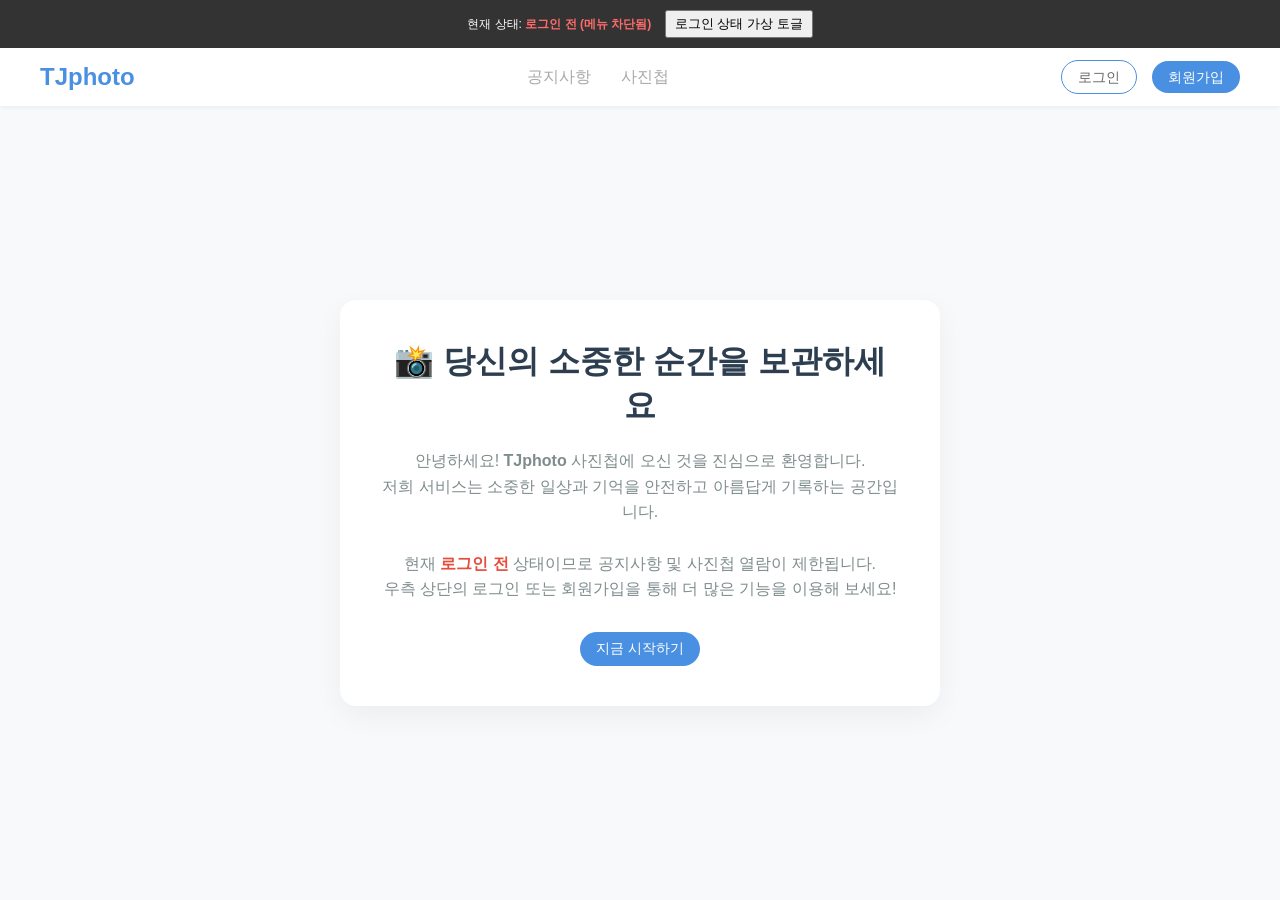
<file: photo/src/main/resources/templates/index.html>
<!DOCTYPE html>
<html lang="ko">
<head>
    <meta charset="UTF-8">
    <meta name="viewport" content="width=device-width, initial-scale=1.0">
    <title>추억 저장소 - TJphoto</title>
    <style>
        /* 기본 스타일 리셋 */
        * { margin: 0; padding: 0; box-sizing: border-box; font-family: 'Segoe UI', Tahoma, Geneva, Verdana, sans-serif; }
        body { background-color: #f8f9fa; color: #333; min-height: 100vh; display: flex; flex-direction: column; }

        /* 헤더 네비게이션 바 */
        header {
            display: flex;
            justify-content: space-between;
            align-items: center;
            padding: 15px 40px;
            background-color: #ffffff;
            box-shadow: 0 2px 4px rgba(0,0,0,0.05);
        }
        .logo { font-size: 24px; font-weight: bold; color: #4a90e2; cursor: pointer; }
        
        /* 중앙 메뉴 */
        .nav-menu { display: flex; list-style: none; gap: 30px; }
        .nav-menu a { text-decoration: none; color: #555; font-weight: 500; transition: color 0.2s; }
        .nav-menu a:hover { color: #4a90e2; }
        
        /* 우측 상단 회원 메뉴 */
        .auth-menu { display: flex; list-style: none; gap: 15px; align-items: center; }
        .auth-menu a { text-decoration: none; color: #666; font-size: 14px; }
        .btn-auth { padding: 8px 16px; border-radius: 20px; text-decoration: none; font-size: 14px; font-weight: 500; }
        .btn-login { background-color: transparent; color: #4a90e2; border: 1px solid #4a90e2; }
        .btn-login:hover { background-color: #f0f7ff; }
        .btn-signup { background-color: #4a90e2; color: white !important; }
        .btn-signup:hover { background-color: #357abd; }

        /* 메인 콘텐츠 영역 */
        main { flex: 1; display: flex; justify-content: center; align-items: center; padding: 40px; }
        
        /* 로그인 전: 환영 인사말 카드 */
        .welcome-container { text-align: center; max-width: 600px; padding: 40px; background: white; border-radius: 16px; box-shadow: 0 10px 30px rgba(0,0,0,0.05); }
        .welcome-container h1 { font-size: 32px; color: #2c3e50; margin-bottom: 20px; }
        .welcome-container p { font-size: 16px; color: #7f8c8d; line-height: 1.6; margin-bottom: 30px; }
        
        /* 접근 제한 경고 스타일 (HTML 미리 비활성화 설정용 속성) */
        .disabled-menu { opacity: 0.5; cursor: not-allowed !important; pointer-events: none; }
        
        /* [테스트용 데모 콘솔] 로그인 상태를 토글해볼 수 있는 버튼 바 */
        .demo-bar { background: #333; color: white; padding: 10px; text-align: center; font-size: 12px; }
        .demo-bar button { margin-left: 10px; padding: 3px 8px; cursor: pointer; }
    </style>
</head>
<body>

    <!-- 개발 확인용 데모 바 (실제 서비스 시 삭제 가능) -->
    <div class="demo-bar">
        현재 상태: <span id="status-text" style="color: #ff6b6b; font-weight: bold;">로그인 전 (메뉴 차단됨)</span>
        <button onclick="toggleLogin()">로그인 상태 가상 토글</button>
    </div>

    <!-- 헤더 영역 -->
    <header>
        <div class="logo">TJphoto</div>
        
        <!-- 중앙 메뉴: 로그인 전에는 볼 수 없도록 기본값으로 'disabled-menu' 클래스 부여 -->
        <ul class="nav-menu">
            <li><a href="#notice" class="auth-required disabled-menu" onclick="alert('로그인이 필요한 서비스입니다.'); return false;">공지사항</a></li>
            <li><a href="#gallery" class="auth-required disabled-menu" onclick="alert('로그인이 필요한 서비스입니다.'); return false;">사진첩</a></li>
        </ul>
        
        <!-- 우측 상단 회원 메뉴 -->
        <ul class="auth-menu">
            <li><a href="#login" class="btn-auth btn-login">로그인</a></li>
            <li><a href="#signup" class="btn-auth btn-signup">회원가입</a></li>
        </ul>
    </header>

    <!-- 메인 콘텐츠 영역 (화면 가운데 정렬) -->
    <main>
        <!-- 로그인 전 노출되는 친절한 인사말 카드 -->
        <div class="welcome-container" id="welcome-message">
            <h1>📸 당신의 소중한 순간을 보관하세요</h1>
            <p>
                안녕하세요! <strong>TJphoto</strong> 사진첩에 오신 것을 진심으로 환영합니다.<br>
                저희 서비스는 소중한 일상과 기억을 안전하고 아름답게 기록하는 공간입니다.<br><br>
                현재 <span style="color: #e74c3c; font-weight: bold;">로그인 전</span> 상태이므로 공지사항 및 사진첩 열람이 제한됩니다.<br>
                우측 상단의 로그인 또는 회원가입을 통해 더 많은 기능을 이용해 보세요!
            </p>
            <a href="#login" class="btn-auth btn-signup" style="display: inline-block;">지금 시작하기</a>
        </div>
    </main>

    <script>
        // 간단한 로그인 상태 토글 함수 (프론트엔드 제어 시각화용)
        let isLoggedIn = false;

        function toggleLogin() {
            isLoggedIn = !isLoggedIn;
            const statusText = document.getElementById('status-text');
            const welcomeMsg = document.getElementById('welcome-message');
            const menuItems = document.querySelectorAll('.auth-required');

            if (isLoggedIn) {
                // 로그인 성공 시 설정 변경
                statusText.innerText = "로그인 완료 (메뉴 활성화)";
                statusText.style.color = "#2ecc71";
                welcomeMsg.innerHTML = "<h1>👋 환영합니다, 회원님!</h1><p>이제 상단 메뉴를 통해 공지사항과 사진첩을 자유롭게 이용하실 수 있습니다.</p>";
                
                // 메뉴 차단 해제 및 onclick 경고 제거
                menuItems.forEach(item => {
                    item.classList.remove('disabled-menu');
                    item.removeAttribute('onclick');
                });
            } else {
                // 로그아웃 시 다시 초기 차단 상태로 복구
                location.reload();
            }
        }
    </script>
</body>
</html>
</file>
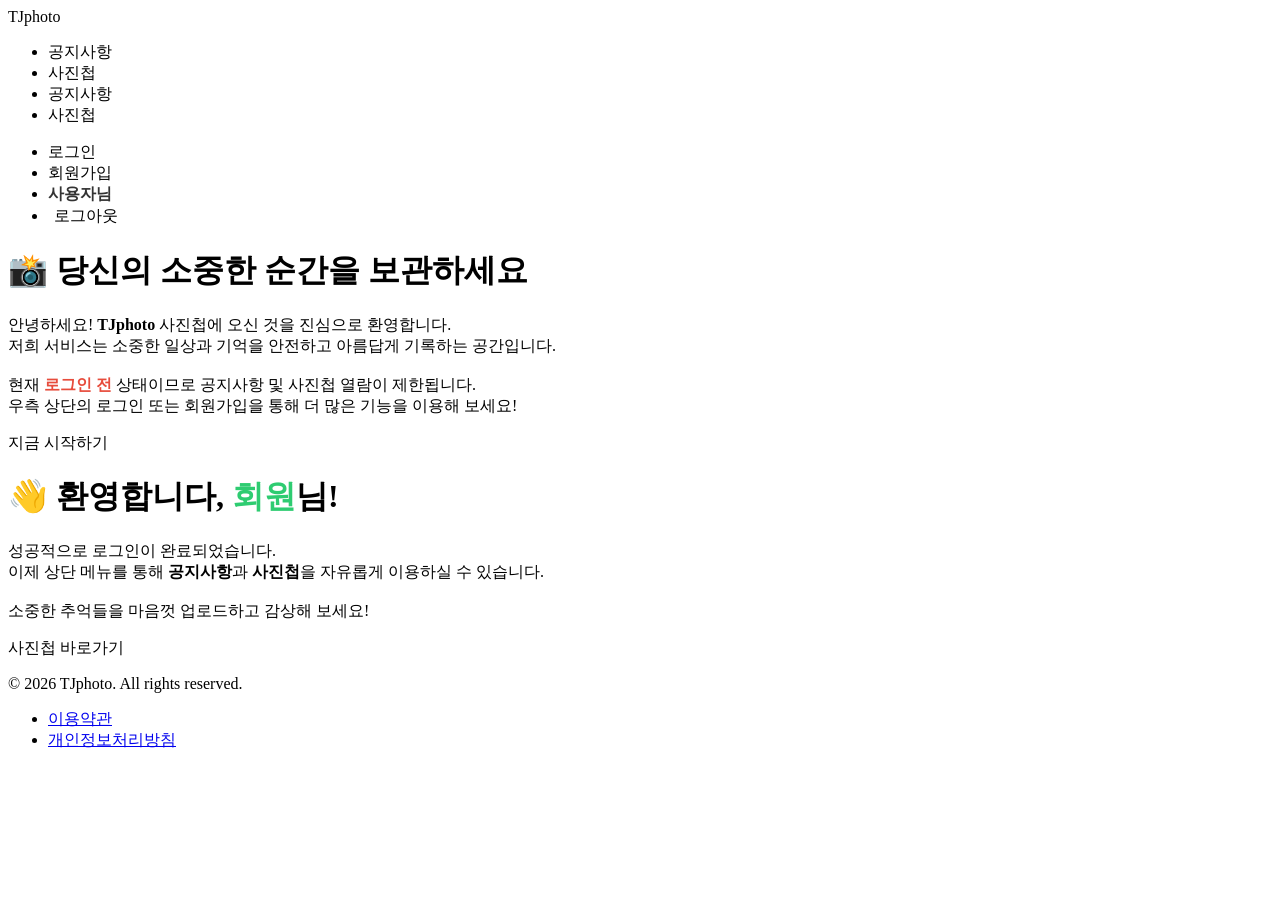
<file: photo/src/main/resources/templates/main/index.html>
<!DOCTYPE html>
<!-- 1. 시큐리티 네임스페이스(xmlns:sec)를 반드시 추가해야 sec: 태그가 작동합니다 -->
<html lang="ko" xmlns:th="http://thymeleaf.org"
                xmlns:sec="http://thymeleaf.org/extras/spring-security">
<head>
    <meta charset="UTF-8">
    <meta name="viewport" content="width=device-width, initial-scale=1.0">
    <title>추억 저장소 - TJphoto</title>
    <!-- 외부 공통 스타일시트 연결 -->
    <link rel="stylesheet" th:href="@{/css/style.css}">
</head>
<body>

    <!-- 가상 로그인 테스트 바 제거 (실제 서버 세션으로 구동되므로 불필요) -->

    <!-- 1. HEADER -->
    <div id="header-container">
        <header>
            <div class="logo" th:onclick="location.href='/'">TJphoto</div>
            
            <ul class="nav-menu">
                <!-- [비로그인 상태] 메뉴 차단 및 알림창 -->
                <li sec:authorize="isAnonymous()">
                    <a th:href="@{/notice}" class="auth-required disabled-menu" onclick="alert('로그인이 필요한 서비스입니다.'); return false;">공지사항</a>
                </li>
                <li sec:authorize="isAnonymous()">
                    <a th:href="@{/gallery}" class="auth-required disabled-menu" onclick="alert('로그인이 필요한 서비스입니다.'); return false;">사진첩</a>
                </li>

                <!-- [로그인 상태] 메뉴 활성화 -->
                <li sec:authorize="isAuthenticated()">
                    <a th:href="@{/notice}">공지사항</a>
                </li>
                <li sec:authorize="isAuthenticated()">
                    <a th:href="@{/gallery}">사진첩</a>
                </li>
            </ul>
            
            <ul class="auth-menu">
                <!-- [비로그인 상태] 로그인 / 회원가입 버튼 -->
                <li sec:authorize="isAnonymous()"><a th:href="@{/login}" class="btn-auth btn-login">로그인</a></li>
                <li sec:authorize="isAnonymous()"><a th:href="@{/join}" class="btn-auth btn-signup">회원가입</a></li>
                
                <!-- [로그인 상태] 마이페이지 / 로그아웃 버튼 -->
                <li sec:authorize="isAuthenticated()">
                    <span style="margin-right: 15px; color: #333; font-weight: bold;">
                        <span sec:authentication="name">사용자</span>님
                    </span>
                </li>
                <li sec:authorize="isAuthenticated()">
                    <form th:action="@{/logout}" method="post" style="display: inline;">
                        <button type="submit" class="btn-auth btn-login" style="background: none; border: none; cursor: pointer; font: inherit;">로그아웃</button>
                    </form>
                </li>
            </ul>
        </header>
    </div>

    <!-- 2. MAIN CONTENTS -->
    <main>
        <!-- [비로그인 상태] 메인 메시지 -->
        <div class="welcome-container" id="welcome-message" sec:authorize="isAnonymous()">
            <h1>📸 당신의 소중한 순간을 보관하세요</h1>
            <p>
                안녕하세요! <strong>TJphoto</strong> 사진첩에 오신 것을 진심으로 환영합니다.<br>
                저희 서비스는 소중한 일상과 기억을 안전하고 아름답게 기록하는 공간입니다.<br><br>
                현재 <span style="color: #e74c3c; font-weight: bold;">로그인 전</span> 상태이므로 공지사항 및 사진첩 열람이 제한됩니다.<br>
                우측 상단의 로그인 또는 회원가입을 통해 더 많은 기능을 이용해 보세요!
            </p>
            <a th:href="@{/login}" class="btn-auth btn-signup" style="display: inline-block;">지금 시작하기</a>
        </div>

        <!-- [로그인 상태] 메인 메시지 분기 처리 -->
        <div class="welcome-container" id="welcome-message" sec:authorize="isAuthenticated()">
            <h1>👋 환영합니다, <span sec:authentication="name" style="color: #2ecc71;">회원</span>님!</h1>
            <p>
                성공적으로 로그인이 완료되었습니다.<br>
                이제 상단 메뉴를 통해 <strong>공지사항</strong>과 <strong>사진첩</strong>을 자유롭게 이용하실 수 있습니다.<br><br>
                소중한 추억들을 마음껏 업로드하고 감상해 보세요!
            </p>
            <a th:href="@{/gallery}" class="btn-auth btn-signup" style="display: inline-block;">사진첩 바로가기</a>
        </div>
    </main>

    <!-- 3. FOOTER -->
    <div id="footer-container">
        <footer>
            <div class="footer-content">
                <p>&copy; 2026 TJphoto. All rights reserved.</p>
                <ul class="footer-links">
                    <li><a href="#terms">이용약관</a></li>
                    <li><a href="#privacy">개인정보처리방침</a></li>
                </ul>
            </div>
        </footer>
    </div>

    <!-- 가상 상태 제어 스크립트 제거 (서버가 동적 제어하므로 자바스크립트 불필요) -->
</body>
</html>
</file>
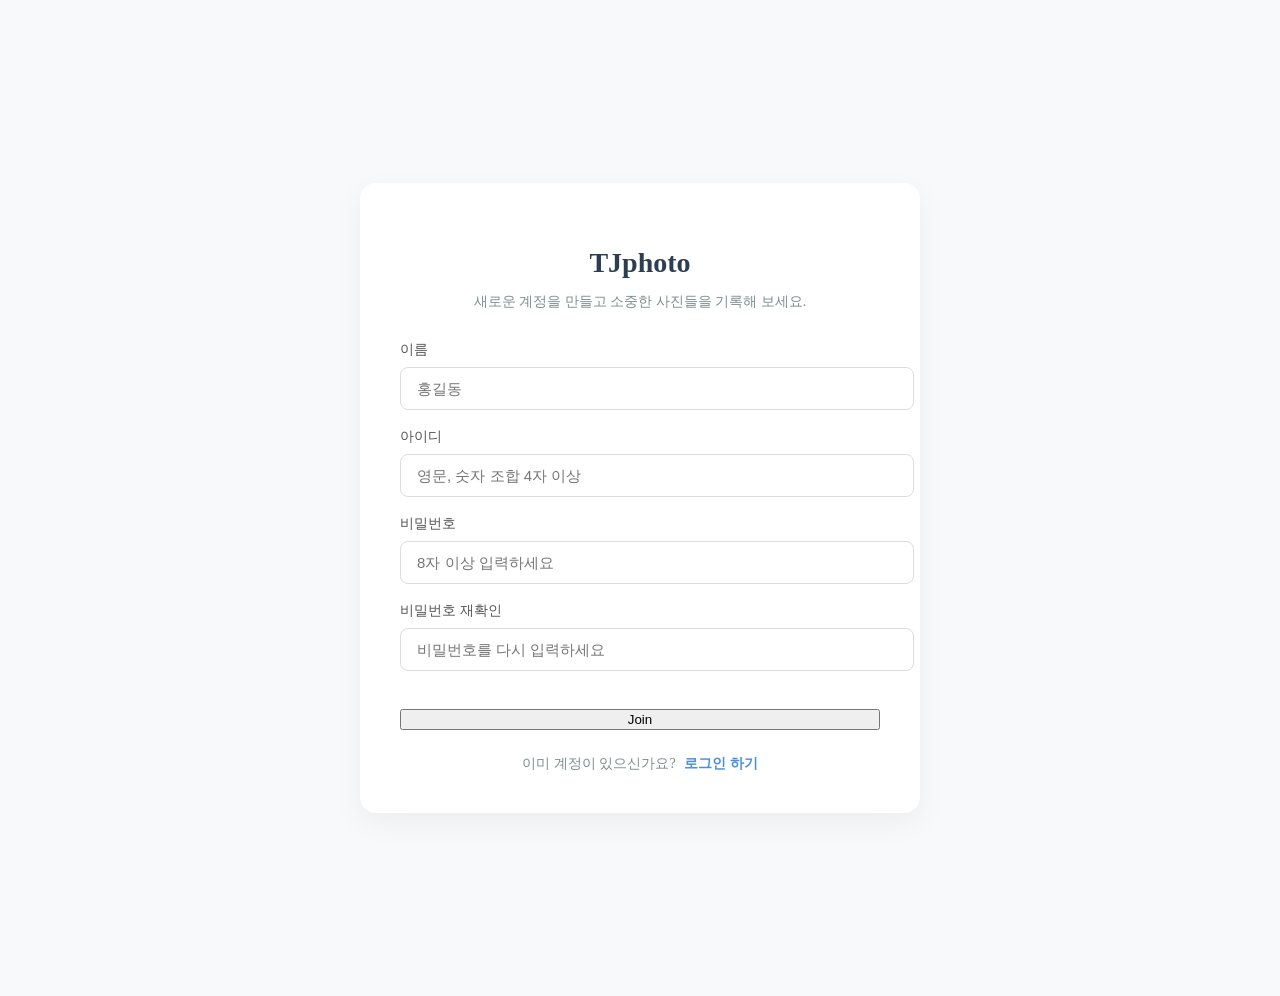
<file: photo/src/main/resources/templates/login/join.html>
<!DOCTYPE html>
<html lang="ko" xmlns:th="http://thymeleaf.org">
<head>
    <meta charset="UTF-8">
    <meta name="viewport" content="width=device-width, initial-scale=1.0">
    <title>회원가입 - TJphoto</title>
    <!-- 공통 스타일시트 연결 -->
    <link rel="stylesheet" th:href="@{/css/style.css}">
    <style>
        /* 회원가입 페이지 전용 스타일 */
        .signup-body {
            background-color: #f8f9fa;
            min-height: 100vh;
            display: flex;
            justify-content: center;
            align-items: center;
            padding: 40px 20px;
        }

        .signup-card {
            background: #ffffff;
            padding: 40px;
            border-radius: 16px;
            box-shadow: 0 10px 30px rgba(0, 0, 0, 0.05);
            width: 100%;
            max-width: 480px;
            text-align: center;
        }

        .signup-header h2 {
            font-size: 28px;
            color: #2c3e50;
            margin-bottom: 10px;
            font-weight: 700;
        }

        .signup-header p {
            color: #7f8c8d;
            font-size: 14px;
            margin-bottom: 30px;
        }

        /* 입력 폼 스타일 */
        .input-group {
            text-align: left;
            margin-bottom: 18px;
        }

        .input-group label {
            display: block;
            font-size: 14px;
            color: #555;
            margin-bottom: 8px;
            font-weight: 500;
        }

        .input-field {
            width: 100%;
            padding: 12px 16px;
            border: 1px solid #ddd;
            border-radius: 8px;
            font-size: 15px;
            transition: all 0.2s;
            outline: none;
        }

        .input-field:focus {
            border-color: #4a90e2;
            box-shadow: 0 0 0 3px rgba(74, 144, 226, 0.1);
        }

        /* 약관 동의 체크박스 */
        .terms-group {
            text-align: left;
            font-size: 13px;
            color: #666;
            margin: 25px 0;
            background-color: #fdfdfd;
            padding: 12px;
            border-radius: 6px;
            border: 1px solid #f0f0f0;
        }

        .terms-group input[type="checkbox"] {
            margin-right: 6px;
            accent-color: #4a90e2;
        }

        /* 가입 버튼 */
        .btn-submit {
            width: 100%;
            padding: 14px;
            background-color: #4a90e2;
            color: white;
            border: none;
            border-radius: 8px;
            font-size: 16px;
            font-weight: 600;
            cursor: pointer;
            transition: background-color 0.2s;
        }

        .btn-submit:hover {
            background-color: #357abd;
        }

        /* 로그인 이동 링크 */
        .login-hint {
            margin-top: 25px;
            font-size: 14px;
            color: #7f8c8d;
        }

        .login-hint a {
            color: #4a90e2;
            text-decoration: none;
            font-weight: 600;
            margin-left: 5px;
        }

        .login-hint a:hover {
            text-decoration: underline;
        }

        /* 실시간 비밀번호 일치 메시지용 스타일 */
        .msg-text {
            font-size: 12px;
            margin-top: 5px;
            display: none;
        }
    </style>
</head>
<body class="signup-body">

    <div class="signup-card">
        <!-- 상단 타이틀 -->
        <div class="signup-header">
            <h2 onclick="location.href='/'" style="cursor: pointer;">TJphoto</h2>
            <p>새로운 계정을 만들고 소중한 사진들을 기록해 보세요.</p>
        </div>

<!-- 1. 반드시 기존의 가장 바깥쪽 감싸는 디자인 div 태그(예: <div class="container"> 등)가 있었다면 그대로 유지해 주세요! -->

    <!-- 꼭 기존에 전체 화면을 감싸고 있던 div 태그 구조가 있다면 그 안에 넣어주세요! -->
    <form th:action="@{/join}" method="POST" onsubmit="return validateForm()">
        
        <!-- 1. 이름 입력 -->
        <div class="input-group">
            <label for="name">이름</label>
            <input type="text" id="name" name="name" class="input-field" placeholder="홍길동" required>
        </div>

        <!-- 2. 아이디 입력 -->
        <div class="input-group">
            <label for="username">아이디</label>
            <input type="text" id="username" name="username" class="input-field" placeholder="영문, 숫자 조합 4자 이상" required>
        </div>

        <!-- 3. 비밀번호 입력 -->
        <div class="input-group">
            <label for="password">비밀번호</label>
            <input type="password" id="password" name="password" class="input-field" placeholder="8자 이상 입력하세요" required oninput="checkPasswordMatch()">
        </div>

        <!-- 4. 비밀번호 재확인 입력 -->
        <div class="input-group">
            <label for="passwordConfirm">비밀번호 재확인</label>
            <input type="password" id="passwordConfirm" class="input-field" placeholder="비밀번호를 다시 입력하세요" required oninput="checkPasswordMatch()">
        </div>

        <!-- 큼직한 가입 버튼 (텍스트를 확실하게 Join으로 지정) -->
        <button type="submit" class="btn-auth btn-signup" style="width: 100%; margin-top: 20px;">Join</button>
    </form>



        <!-- 하단 로그인 링크 -->
        <div class="login-hint">
            이미 계정이 있으신가요? <a th:href="@{/login}">로그인 하기</a>
        </div>
    </div>

    <script>
        // 비밀번호 실시간 체크 스크립트
        function checkPasswordMatch() {
            const password = document.getElementById('password').value;
            const confirmPassword = document.getElementById('confirm-password').value;
            const msgElement = document.getElementById('password-msg');
            
            if(!confirmPassword) {
                msgElement.style.display = 'none';
                return;
            }

            msgElement.style.display = 'block';
            if (password === confirmPassword) {
                msgElement.innerText = "✓ 비밀번호가 일치합니다.";
                msgElement.style.color = "#2ecc71";
            } else {
                msgElement.innerText = "✕ 비밀번호가 일치하지 않습니다.";
                msgElement.style.color = "#e74c3c";
            }
        }

        // 제출 시 최종 비밀번호 체크 검증
        function validateForm() {
            const password = document.getElementById('password').value;
            const confirmPassword = document.getElementById('confirm-password').value;
            
            if (password !== confirmPassword) {
                alert('비밀번호가 일치하지 않습니다. 다시 확인해 주세요.');
                return false;
            }
            return true;
        }
    </script>
</body>
</html>
</file>
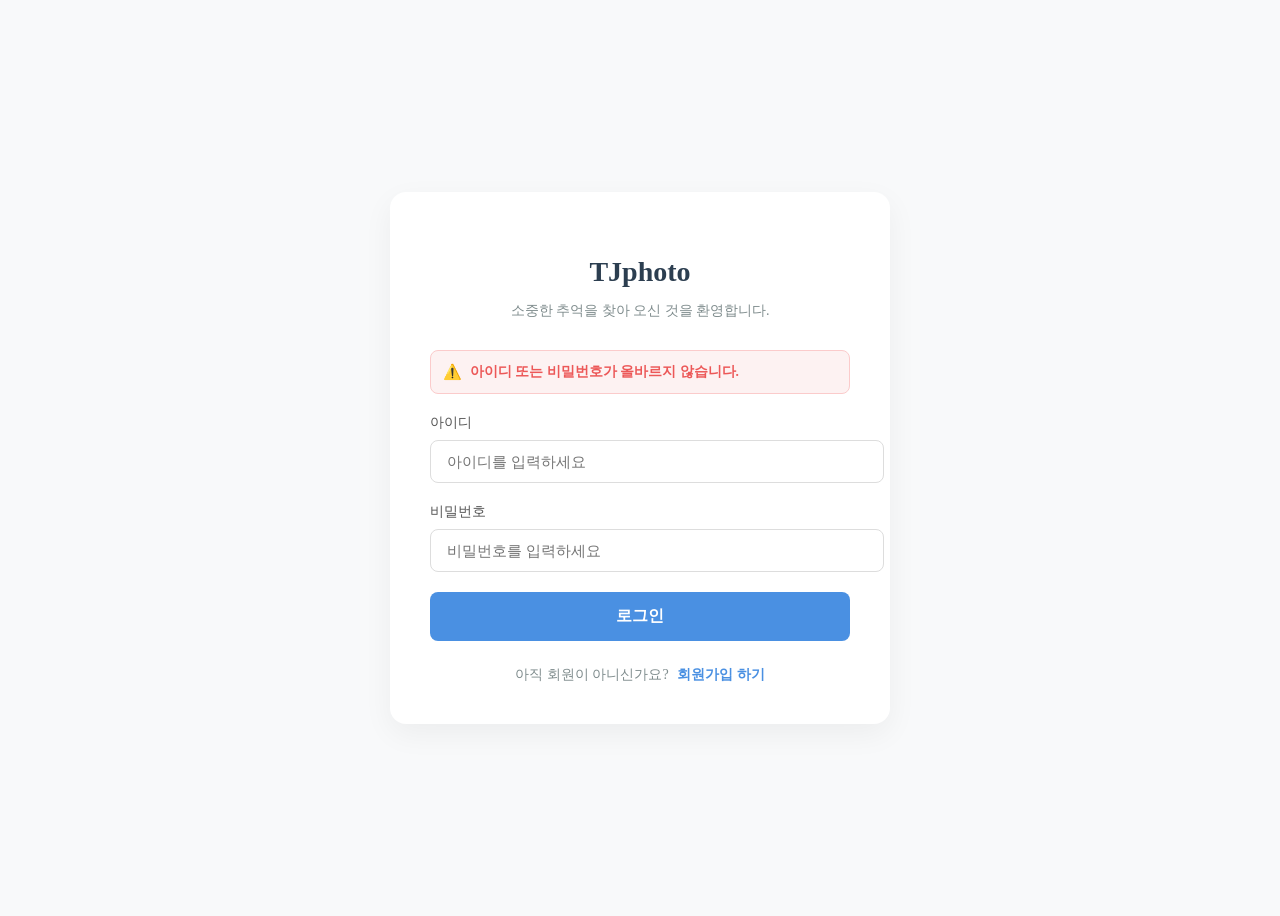
<file: photo/src/main/resources/templates/login/login.html>
<!DOCTYPE html>
<html lang="ko" xmlns:th="http://www.thymeleaf.org">
<head>
    <meta charset="UTF-8">
    <meta name="viewport" content="width=device-width, initial-scale=1.0">
    <title>로그인 - TJphoto</title>
    <link rel="stylesheet" th:href="@{/css/style.css}">
    <style>
        .login-body { background-color: #f8f9fa; min-height: 100vh; display: flex; justify-content: center; align-items: center; }
        .login-card { background: #ffffff; padding: 40px; border-radius: 16px; box-shadow: 0 10px 30px rgba(0, 0, 0, 0.05); width: 100%; max-width: 420px; text-align: center; }
        .login-header h2 { font-size: 28px; color: #2c3e50; margin-bottom: 10px; font-weight: 700; }
        .login-header p { color: #7f8c8d; font-size: 14px; margin-bottom: 30px; }
        .input-group { text-align: left; margin-bottom: 20px; }
        .input-group label { display: block; font-size: 14px; color: #555; margin-bottom: 8px; font-weight: 500; }
        .input-field { width: 100%; padding: 12px 16px; border: 1px solid #ddd; border-radius: 8px; font-size: 15px; transition: all 0.2s; outline: none; }
        .input-field:focus { border-color: #4a90e2; box-shadow: 0 0 0 3px rgba(74, 144, 226, 0.1); }
        .login-options { display: flex; justify-content: space-between; align-items: center; font-size: 13px; color: #666; margin-bottom: 30px; }
        .login-options input[type="checkbox"] { margin-right: 5px; accent-color: #4a90e2; }
        .find-link { color: #7f8c8d; text-decoration: none; }
        .find-link:hover { color: #4a90e2; text-decoration: underline; }
        .btn-submit { width: 100%; padding: 14px; background-color: #4a90e2; color: white; border: none; border-radius: 8px; font-size: 16px; font-weight: 600; cursor: pointer; transition: background-color 0.2s; }
        .btn-submit:hover { background-color: #357abd; }
        .signup-hint { margin-top: 25px; font-size: 14px; color: #7f8c8d; }
        .signup-hint a { color: #4a90e2; text-decoration: none; font-weight: 600; margin-left: 5px; }
        .signup-hint a:hover { text-decoration: underline; }

        /* [추가] 로그인 실패 에러 메시지 전용 스타일 설정 */
        .error-box {
            background-color: #fdf2f2;
            color: #ec5858;
            border: 1px solid #fbcbcb;
            padding: 12px;
            border-radius: 8px;
            font-size: 13.5px;
            font-weight: 600;
            margin-bottom: 20px;
            text-align: left;
            display: flex;
            align-items: center;
        }
        .error-box::before {
            content: "⚠️";
            margin-right: 8px;
            font-size: 15px;
        }
    </style>
</head>
<body class="login-body">

    <div class="login-card">
        <div class="login-header">
            <h2 onclick="location.href='/'" style="cursor: pointer;">TJphoto</h2>
            <p>소중한 추억을 찾아 오신 것을 환영합니다.</p>
        </div>
        
        <form th:action="@{/login-process}" method="POST">
            
            <!-- [핵심 수정] 로그인 실패 시 자동으로 생성되는 ?error 주소를 감지해 빨간 경고창 출력 -->
            <div th:if="${param.error}" class="error-box">
                아이디 또는 비밀번호가 올바르지 않습니다.
            </div>
            
            <!-- 아이디 입력 상자 -->
            <div class="input-group">
                <label for="username">아이디</label>
                <input type="text" id="username" name="username" class="input-field" placeholder="아이디를 입력하세요" required>
            </div>
            
            <!-- 비밀번호 입력 상자 -->
            <div class="input-group">
                <label for="password">비밀번호</label>
                <input type="password" id="password" name="password" class="input-field" placeholder="비밀번호를 입력하세요" required>
            </div>
            
            <!-- 기존 클래스명 매칭 버그 수정 (submit-btn -> btn-submit) -->
            <button type="submit" class="btn-submit">로그인</button>
        </form>

        <div class="signup-hint">
            아직 회원이 아니신가요? <a th:href="@{/join}">회원가입 하기</a>
        </div>
    </div>

</body>
</html>
</file>
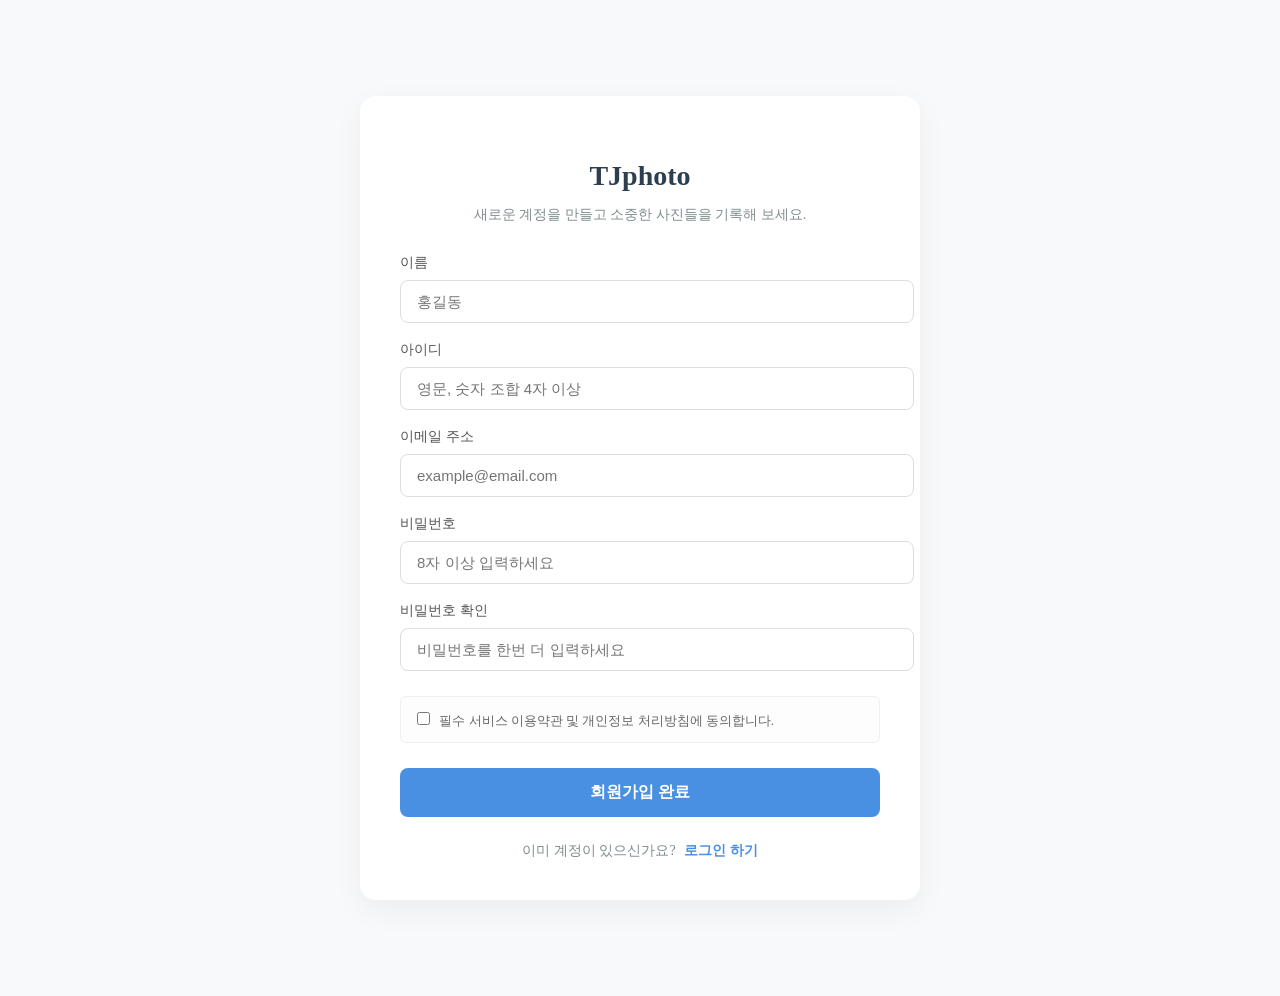
<file: photo/src/main/resources/templates/login/signup.html>
<!DOCTYPE html>
<html lang="ko" xmlns:th="http://thymeleaf.org">
<head>
    <meta charset="UTF-8">
    <meta name="viewport" content="width=device-width, initial-scale=1.0">
    <title>회원가입 - TJphoto</title>
    <!-- 공통 스타일시트 연결 -->
    <link rel="stylesheet" th:href="@{/css/style.css}">
    <style>
        /* 회원가입 페이지 전용 스타일 */
        .signup-body {
            background-color: #f8f9fa;
            min-height: 100vh;
            display: flex;
            justify-content: center;
            align-items: center;
            padding: 40px 20px;
        }

        .signup-card {
            background: #ffffff;
            padding: 40px;
            border-radius: 16px;
            box-shadow: 0 10px 30px rgba(0, 0, 0, 0.05);
            width: 100%;
            max-width: 480px;
            text-align: center;
        }

        .signup-header h2 {
            font-size: 28px;
            color: #2c3e50;
            margin-bottom: 10px;
            font-weight: 700;
        }

        .signup-header p {
            color: #7f8c8d;
            font-size: 14px;
            margin-bottom: 30px;
        }

        /* 입력 폼 스타일 */
        .input-group {
            text-align: left;
            margin-bottom: 18px;
        }

        .input-group label {
            display: block;
            font-size: 14px;
            color: #555;
            margin-bottom: 8px;
            font-weight: 500;
        }

        .input-field {
            width: 100%;
            padding: 12px 16px;
            border: 1px solid #ddd;
            border-radius: 8px;
            font-size: 15px;
            transition: all 0.2s;
            outline: none;
        }

        .input-field:focus {
            border-color: #4a90e2;
            box-shadow: 0 0 0 3px rgba(74, 144, 226, 0.1);
        }

        /* 약관 동의 체크박스 */
        .terms-group {
            text-align: left;
            font-size: 13px;
            color: #666;
            margin: 25px 0;
            background-color: #fdfdfd;
            padding: 12px;
            border-radius: 6px;
            border: 1px solid #f0f0f0;
        }

        .terms-group input[type="checkbox"] {
            margin-right: 6px;
            accent-color: #4a90e2;
        }

        /* 가입 버튼 */
        .btn-submit {
            width: 100%;
            padding: 14px;
            background-color: #4a90e2;
            color: white;
            border: none;
            border-radius: 8px;
            font-size: 16px;
            font-weight: 600;
            cursor: pointer;
            transition: background-color 0.2s;
        }

        .btn-submit:hover {
            background-color: #357abd;
        }

        /* 로그인 이동 링크 */
        .login-hint {
            margin-top: 25px;
            font-size: 14px;
            color: #7f8c8d;
        }

        .login-hint a {
            color: #4a90e2;
            text-decoration: none;
            font-weight: 600;
            margin-left: 5px;
        }

        .login-hint a:hover {
            text-decoration: underline;
        }

        /* 실시간 비밀번호 일치 메시지용 스타일 */
        .msg-text {
            font-size: 12px;
            margin-top: 5px;
            display: none;
        }
    </style>
</head>
<body class="signup-body">

    <div class="signup-card">
        <!-- 상단 타이틀 -->
        <div class="signup-header">
            <h2 onclick="location.href='/'" style="cursor: pointer;">TJphoto</h2>
            <p>새로운 계정을 만들고 소중한 사진들을 기록해 보세요.</p>
        </div>

        <!-- 회원가입 폼 -->
        <form action="/signup-process" method="POST" onsubmit="return validateForm()">
            <!-- 이름 입력 -->
            <div class="input-group">
                <label for="name">이름</label>
                <input type="text" id="name" name="name" class="input-field" placeholder="홍길동" required>
            </div>

            <!-- 분리 1. 아이디 입력 (일반 텍스트 형태) -->
            <div class="input-group">
                <label for="username">아이디</label>
                <input type="text" id="username" name="username" class="input-field" placeholder="영문, 숫자 조합 4자 이상" required>
            </div>

            <!-- 분리 2. 이메일 주소 입력 (순수 이메일 형태) -->
            <div class="input-group">
                <label for="email">이메일 주소</label>
                <input type="email" id="email" name="email" class="input-field" placeholder="example@email.com" required>
            </div>

            <!-- 비밀번호 입력 -->
            <div class="input-group">
                <label for="password">비밀번호</label>
                <input type="password" id="password" name="password" class="input-field" placeholder="8자 이상 입력하세요" required oninput="checkPasswordMatch()">
            </div>

            <!-- 비밀번호 재확인 입력 -->
            <div class="input-group">
                <label for="confirm-password">비밀번호 확인</label>
                <input type="password" id="confirm-password" class="input-field" placeholder="비밀번호를 한번 더 입력하세요" required oninput="checkPasswordMatch()">
                <div id="password-msg" class="msg-text"></div>
            </div>

            <!-- 약관 동의 -->
            <div class="terms-group">
                <label>
                    <input type="checkbox" id="terms" required> 필수 서비스 이용약관 및 개인정보 처리방침에 동의합니다.
                </label>
            </div>

            <!-- 가입 버튼 -->
            <button type="submit" class="btn-submit">회원가입 완료</button>
        </form>

        <!-- 하단 로그인 링크 -->
        <div class="login-hint">
            이미 계정이 있으신가요? <a th:href="@{/login}">로그인 하기</a>
        </div>
    </div>

    <script>
        // 비밀번호 실시간 체크 스크립트
        function checkPasswordMatch() {
            const password = document.getElementById('password').value;
            const confirmPassword = document.getElementById('confirm-password').value;
            const msgElement = document.getElementById('password-msg');
            
            if(!confirmPassword) {
                msgElement.style.display = 'none';
                return;
            }

            msgElement.style.display = 'block';
            if (password === confirmPassword) {
                msgElement.innerText = "✓ 비밀번호가 일치합니다.";
                msgElement.style.color = "#2ecc71";
            } else {
                msgElement.innerText = "✕ 비밀번호가 일치하지 않습니다.";
                msgElement.style.color = "#e74c3c";
            }
        }

        // 제출 시 최종 비밀번호 체크 검증
        function validateForm() {
            const password = document.getElementById('password').value;
            const confirmPassword = document.getElementById('confirm-password').value;
            
            if (password !== confirmPassword) {
                alert('비밀번호가 일치하지 않습니다. 다시 확인해 주세요.');
                return false;
            }
            return true;
        }
    </script>
</body>
</html>
</file>
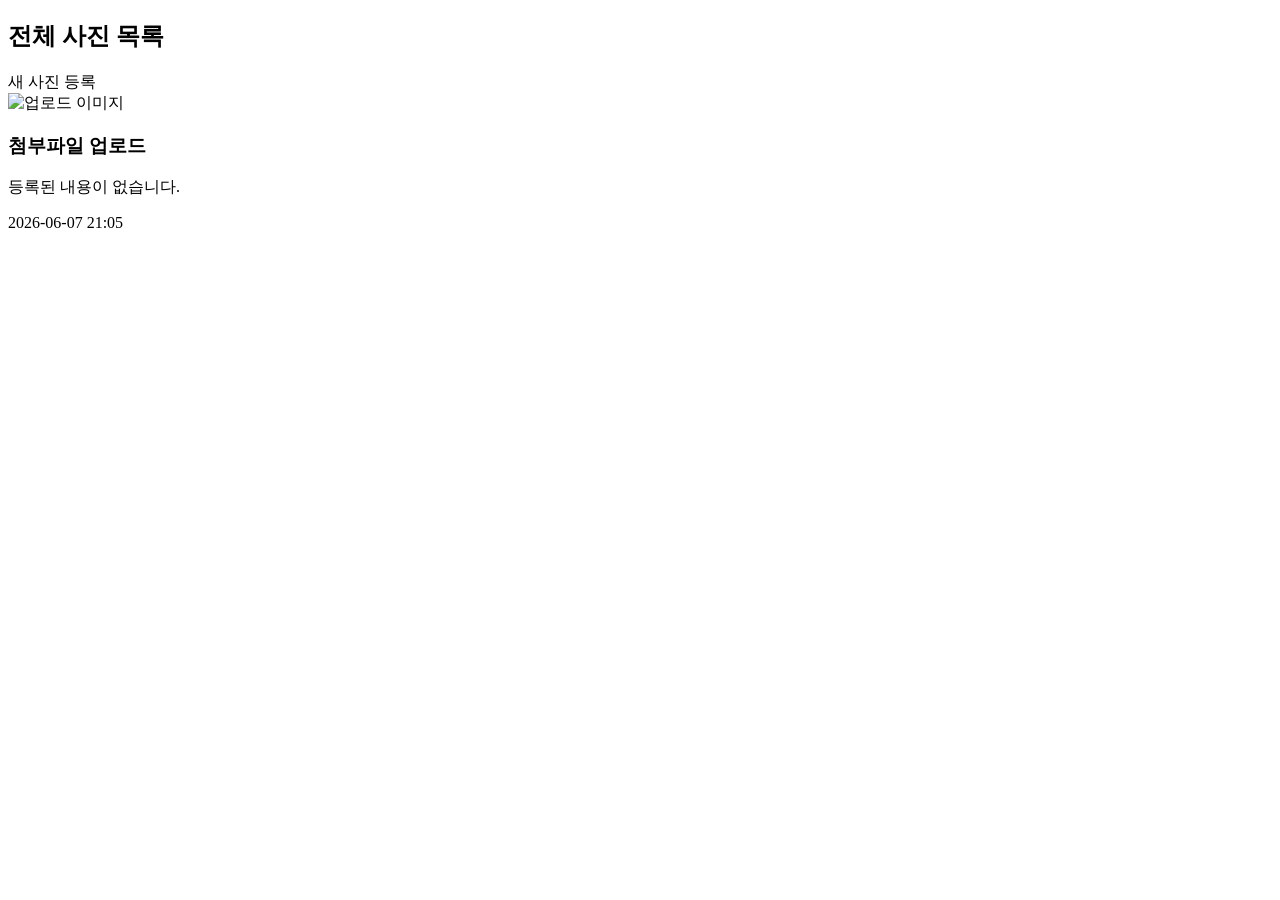
<file: photo/src/main/resources/templates/photo/list.html>
<!DOCTYPE html>
<html xmlns:th="http://www.thymeleaf.org">
<head>
    <meta charset="UTF-8">
    <title>TJ Photo - 사진첩 목록</title>
    <link rel="stylesheet" th:href="@{/css/style.css}">
</head>
<body>

    <header th:replace="~{layout/header :: header}"></header>

    <main>
        <div class="gallery-header">
            <h2>전체 사진 목록</h2>
             <a th:href="@{/photo/upload}" class="btn-auth btn-signup">새 사진 등록</a>
        </div>

        <div class="photo-grid">
        
            <div class="photo-card" th:each="photo : ${photoList}">
            
                <div class="card-image">
                    <img th:src="@{/display(filename=${photo.savedName})}" alt="업로드 이미지">
                </div>
                
                <div class="card-body">
                    <h3 class="card-title" th:text="${photo.title}">첨부파일 업로드</h3>
                    <p class="card-content" th:text="${photo.content}">등록된 내용이 없습니다.</p>
                    <span class="card-date" th:text="${#temporals.format(photo.createdAt, 'yyyy-MM-dd HH:mm')}">2026-06-07 21:05</span>
                </div>
            
            </div>
    
        </div>
    </main>

    <footer th:replace="~{layout/footer :: footer}"></footer>

</body>
</html>
</file>
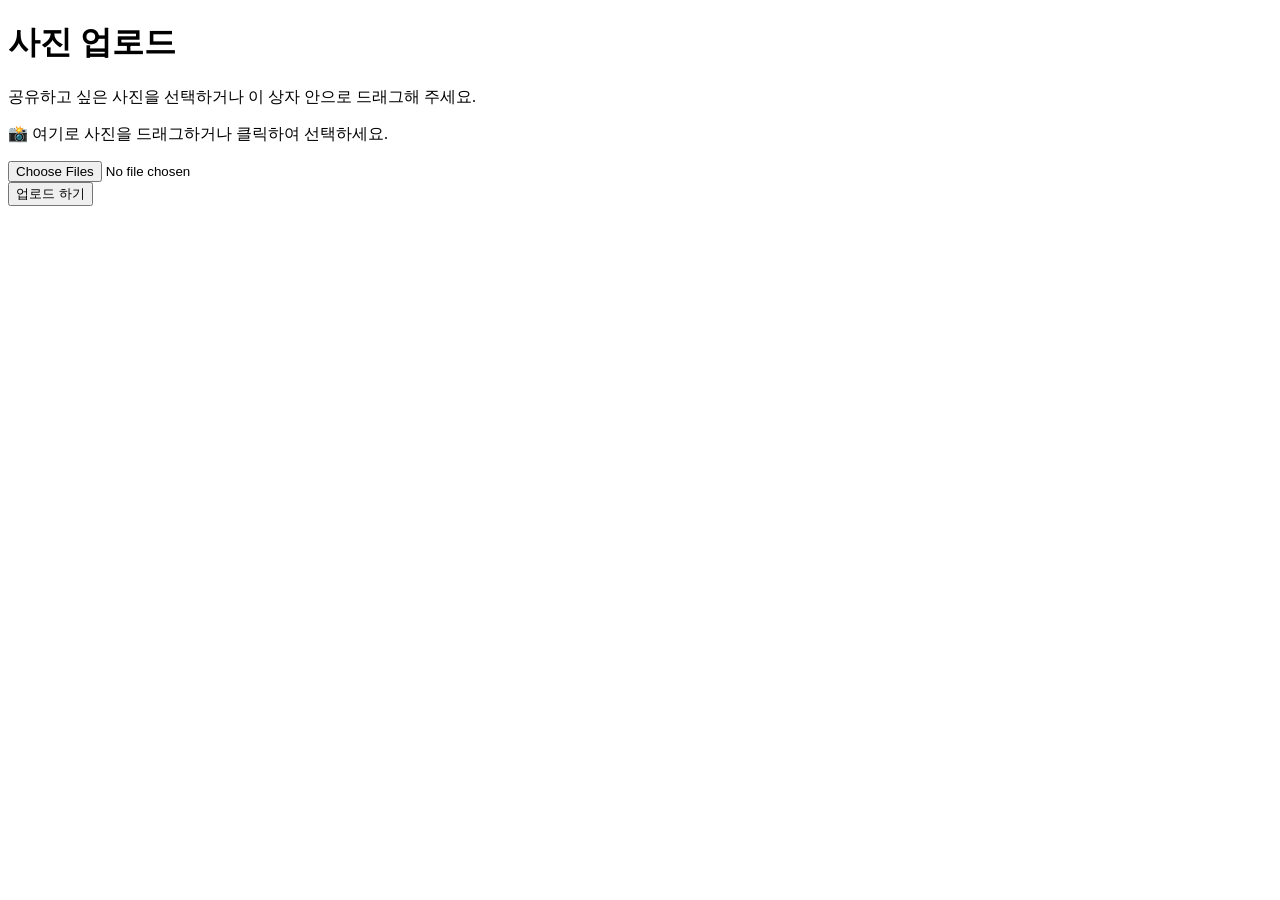
<file: photo/src/main/resources/templates/photo/photoUpload.html>
<!DOCTYPE html>
<html xmlns:th="http://www.thymeleaf.org">
<head>
    <meta charset="UTF-8">
    <title>사진 업로드</title>
    <link rel="stylesheet" th:href="@{/css/style.css}">
    
</head>
<body>
    <header th:replace="~{layout/header :: header}"></header>

    <main>
        <div class="upload-box">
            <h1>사진 업로드</h1>
            <p>공유하고 싶은 사진을 선택하거나 이 상자 안으로 드래그해 주세요.</p>
            
            <form th:action="@{/photos/upload}" method="post" enctype="multipart/form-data" class="upload-form">
                
                <div id="dropZone" class="drop-zone">
                    <p>📸 여기로 사진을 드래그하거나 클릭하여 선택하세요.</p>
                    <input type="file" id="fileInput" name="files" accept="image/*" multiple required>
                    
                    <div id="fileListContainer" class="file-list-container" style="display: none;">
                        <div class="file-list-header">
                            <strong id="fileCountText">선택된 파일 (0개):</strong>
                            <span class="upload-tip">파일을 하나씩 드래그하여 목록에 추가할 수 있습니다.</span>
                        </div>
                        <ul id="fileList" class="file-list"></ul>
                    </div>
                </div>

                <button type="submit" class="submit-btn">업로드 하기</button>
            </form>
        </div>
    </main>

    <footer th:replace="~{layout/footer :: footer}"></footer>

    <script>
        const dropZone = document.getElementById('dropZone');
        const fileInput = document.getElementById('fileInput');
        const fileListContainer = document.getElementById('fileListContainer');
        const fileList = document.getElementById('fileList');
        const fileCountText = document.getElementById('fileCountText');

        // [핵심 데이터 구조] 사용자가 올린 파일들을 누적해서 관리할 전역 배열
        let fileArray = [];

        // 1. 드래그 박스 영역 클릭 시 파일 탐색기 실행 (단, 리스트 내부 클릭 시에는 파일창 차단)
        dropZone.addEventListener('click', (e) => {
            if (!fileListContainer.contains(e.target)) {
                fileInput.click();
            }
        });

        // 2. 파일 탐색기에서 사진들을 새로 선택했을 때 (기존 리스트에 누적)
        fileInput.addEventListener('change', (e) => {
            addFilesToList(e.target.files);
            // 중요: value를 비워주어야 사용자가 동일한 이름의 파일을 연달아 취소 후 다시 올릴 때도 정상 감지함
            e.target.value = ''; 
        });

        // 3. 브라우저 기본 드래그 드롭 파일 열기 동작 방지
        ['dragenter', 'dragover', 'dragleave', 'drop'].forEach(eventName => {
            dropZone.addEventListener(eventName, (e) => {
                e.preventDefault();
                e.stopPropagation();
            }, false);
        });

        // 4. 드래그 스타일 활성화 / 비활성화
        ['dragenter', 'dragover'].forEach(eventName => {
            dropZone.addEventListener(eventName, () => dropZone.classList.add('dragover'), false);
        });
        ['dragleave', 'drop'].forEach(eventName => {
            dropZone.addEventListener(eventName, () => dropZone.classList.remove('dragover'), false);
        });

        // 5. 사진 파일을 드롭했을 때 (기존 리스트에 누적)
        dropZone.addEventListener('drop', (e) => {
            const droppedFiles = e.dataTransfer.files;
            addFilesToList(droppedFiles);
        }, false);

        // [함수] 받아온 파일들을 전역 배열에 누적하고 화면과 input 값을 동기화하는 로직
        function addFilesToList(files) {
            if (files.length === 0) return;

            // 파일 객체들을 순차적으로 배열에 push (이로 인해 하나씩 드래그해도 누적 추가됨)
            for (let i = 0; i < files.length; i++) {
                // 이미지 파일 확장자 검증 (선택 사항)
                if (files[i].type.startsWith('image/')) {
                    fileArray.push(files[i]);
                }
            }
            updateDisplayAndInput();
        }

        // [함수] 특정 인덱스의 파일을 배열에서 제외하는 취소(삭제) 로직
        function removeFileFromList(index) {
            fileArray.splice(index, 1); // 해당 위치의 파일 1개 제거
            updateDisplayAndInput();
        }

        // [함수] 가상 전역 배열(fileArray)을 바탕으로 화면 렌더링 및 실제 HTML input의 파일값 동기화
        function updateDisplayAndInput() {
            // 1. 화면 목록 비우기
            fileList.innerHTML = '';

            if (fileArray.length === 0) {
                fileListContainer.style.display = 'none';
                fileInput.required = true; // 파일이 하나도 없으면 전송 불가 설정
            } else {
                fileListContainer.style.display = 'block';
                fileInput.required = false; // 파일이 존재하면 input 자체의 required는 해제 (배열로 검증하므로)
                fileCountText.textContent = `선택된 파일 (${fileArray.length}개):`;

                // 누적된 모든 파일을 순회하며 구조 렌더링
                fileArray.forEach((file, index) => {
                    const li = document.createElement('li');
                    li.className = 'file-item';

                    // 파일 이름 표기 영역
                    const nameSpan = document.createElement('span');
                    nameSpan.textContent = `• ${file.name}`;
                    li.appendChild(nameSpan);

                    // 개별 취소 버튼 생성 (X)
                    const deleteBtn = document.createElement('button');
                    deleteBtn.type = 'button'; // 일반 버튼으로 선언하여 폼이 바로 서브밋되는 현상 방지
                    deleteBtn.className = 'delete-btn';
                    deleteBtn.textContent = '✕';
                    
                    // 취소 버튼 클릭 이벤트
                    deleteBtn.addEventListener('click', (event) => {
                        event.stopPropagation(); // 부모 엘리먼트(dropZone)로 클릭 이벤트가 퍼져서 파일창이 다시 뜨는 버그 차단
                        removeFileFromList(index);
                    });
                    
                    li.appendChild(deleteBtn);
                    fileList.appendChild(li);
                });
            }

            // 2. [가장 중요] 브라우저 표준 DataTransfer를 사용하여 실제 자바 서버로 넘어갈 input 창 데이터 동기화
            const dataTransfer = new DataTransfer();
            fileArray.forEach(file => {
                dataTransfer.items.add(file);
            });
            fileInput.files = dataTransfer.files; // 실제 서버 전송 컨테이너에 누적본 주입
        }
    </script>
</body>
</html>
</file>
